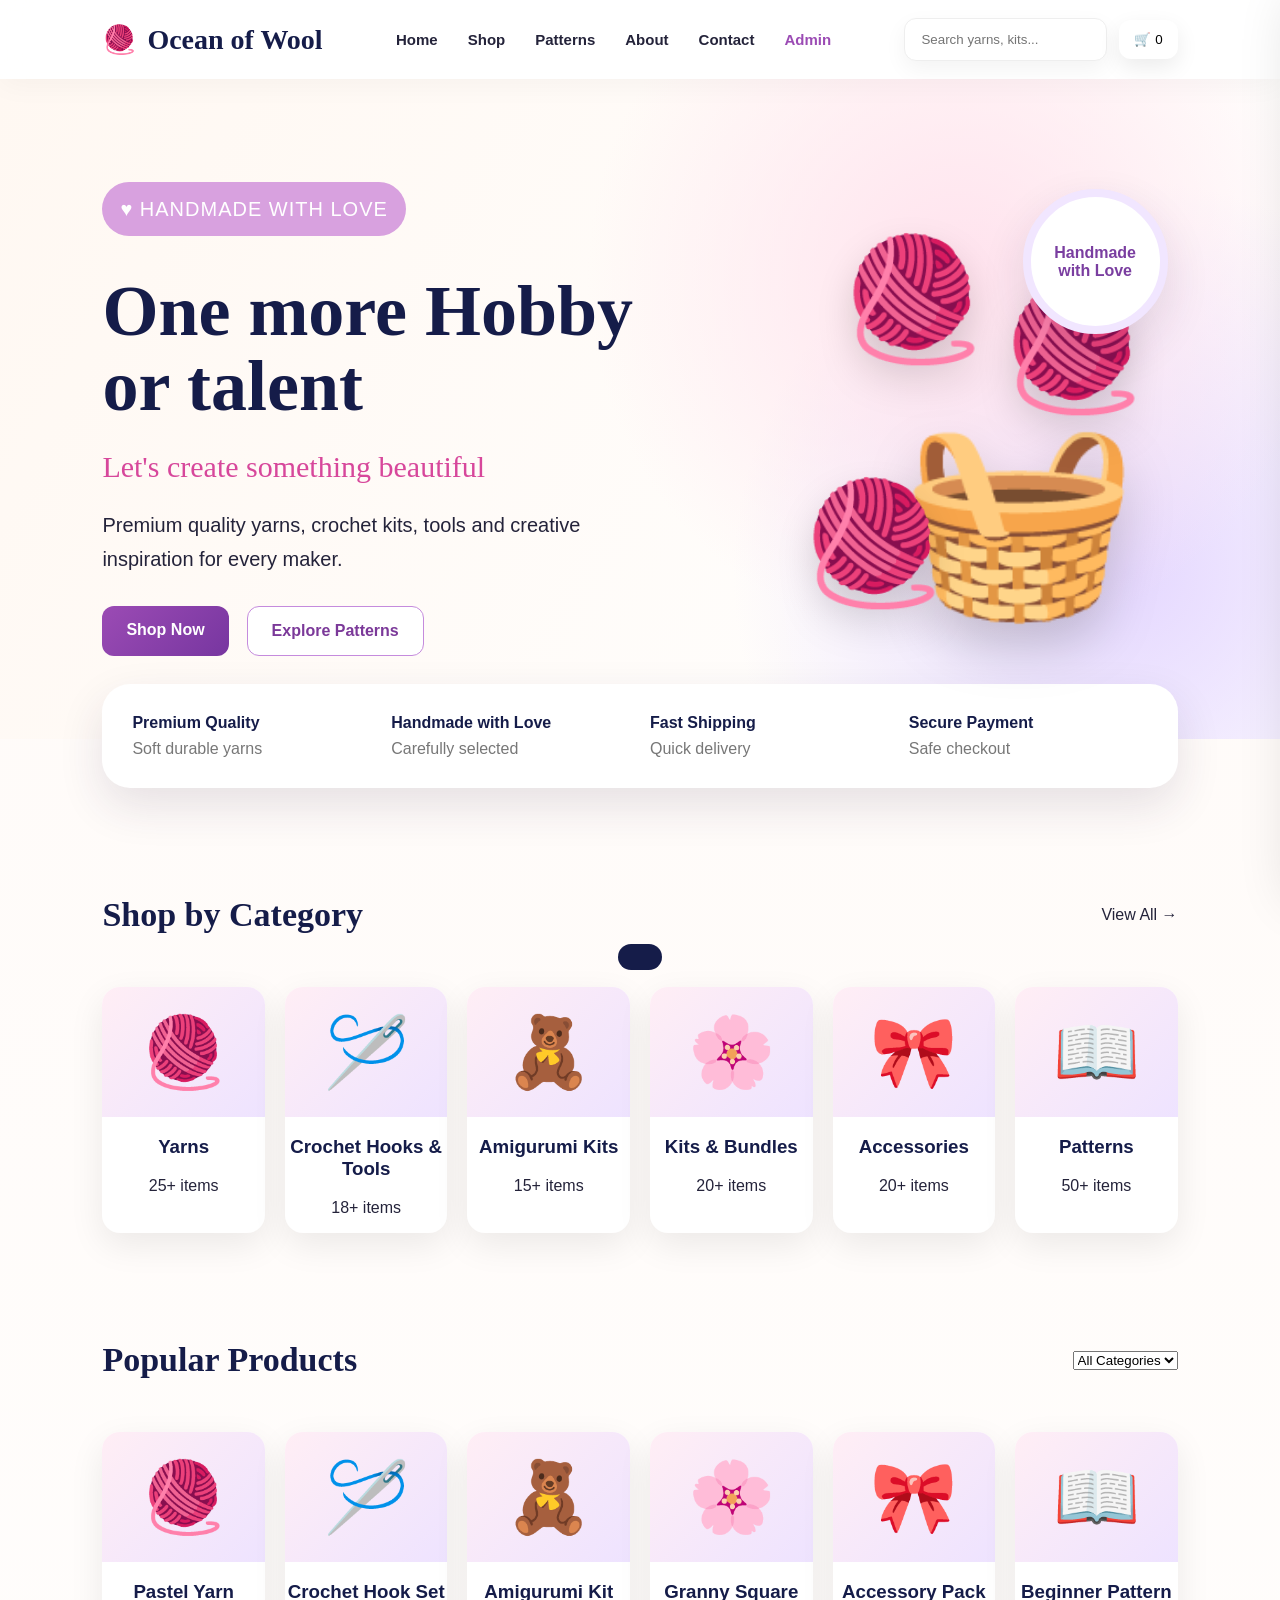
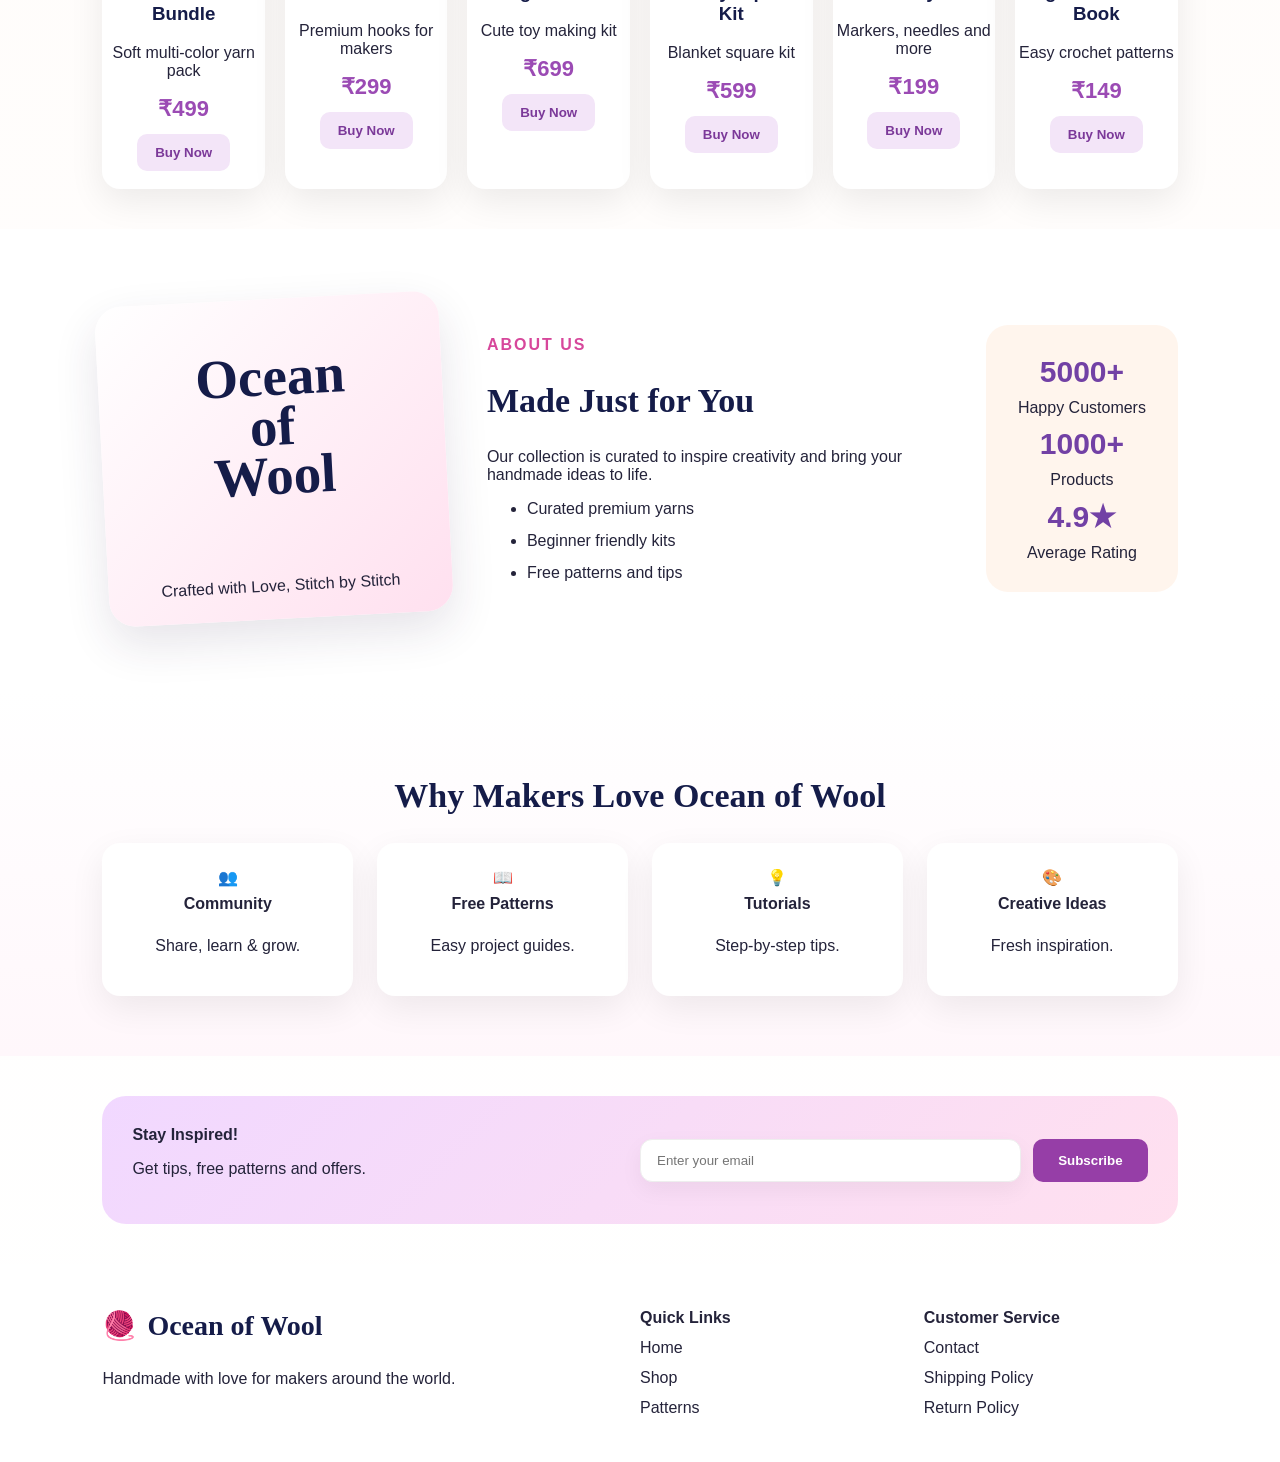
<file: index.html>
<!DOCTYPE html>
<html lang="en">
<head>
  <meta charset="UTF-8" />
  <meta name="viewport" content="width=device-width, initial-scale=1.0" />
  <title>Ocean of Wool | Crochet Store</title>
  <link rel="stylesheet" href="style.css" />
</head>
<body>
  <header class="header">
    <a href="#" class="logo"><span>🧶</span> Ocean of Wool</a>
    <nav class="nav" id="nav">
      <a href="#home">Home</a><a href="#shop">Shop</a><a href="#patterns">Patterns</a><a href="#about">About</a><a href="#contact">Contact</a><a href="admin.html" class="admin-link">Admin</a>
    </nav>
    <div class="header-actions">
      <input id="searchInput" type="search" placeholder="Search yarns, kits..." />
      <button id="cartBtn" class="icon-btn">🛒 <span id="cartCount">0</span></button>
      <button id="menuBtn" class="menu-btn">☰</button>
    </div>
  </header>

  <main>
    <section id="home" class="hero">
      <div class="hero-text">
        <p class="pill">♥ Handmade with Love</p>
        <h1>One more Hobby<br />or talent</h1>
        <h2>Let's create something beautiful</h2>
        <p>Premium quality yarns, crochet kits, tools and creative inspiration for every maker.</p>
        <div class="buttons"><a class="btn primary" href="#shop">Shop Now</a><a class="btn secondary" href="#patterns">Explore Patterns</a></div>
      </div>
      <div class="hero-art">
        <div class="basket">🧺</div><div class="ball b1">🧶</div><div class="ball b2">🧶</div><div class="ball b3">🧶</div><div class="badge">Handmade<br>with Love</div>
      </div>
    </section>

    <section class="features">
      <div><b>Premium Quality</b><span>Soft durable yarns</span></div><div><b>Handmade with Love</b><span>Carefully selected</span></div><div><b>Fast Shipping</b><span>Quick delivery</span></div><div><b>Secure Payment</b><span>Safe checkout</span></div>
    </section>

    <section id="shop" class="section">
      <div class="section-head"><h2>Shop by Category</h2><a href="#shop">View All →</a></div>
      <div class="category-grid" id="categoryGrid"></div>
    </section>

    <section class="section products-wrap">
      <div class="section-head"><h2>Popular Products</h2><select id="categoryFilter"><option value="all">All Categories</option></select></div>
      <div class="product-grid" id="productGrid"></div>
    </section>

    <section id="about" class="about">
      <div class="about-card"><h2>Ocean<br>of<br>Wool</h2><p>Crafted with Love, Stitch by Stitch</p></div>
      <div><p class="eyebrow">ABOUT US</p><h2>Made Just for You</h2><p>Our collection is curated to inspire creativity and bring your handmade ideas to life.</p><ul><li>Curated premium yarns</li><li>Beginner friendly kits</li><li>Free patterns and tips</li></ul></div>
      <div class="stats"><b>5000+</b><span>Happy Customers</span><b>1000+</b><span>Products</span><b>4.9★</b><span>Average Rating</span></div>
    </section>

    <section id="patterns" class="why">
      <h2>Why Makers Love Ocean of Wool</h2>
      <div class="why-grid"><div>👥<b>Community</b><p>Share, learn & grow.</p></div><div>📖<b>Free Patterns</b><p>Easy project guides.</p></div><div>💡<b>Tutorials</b><p>Step-by-step tips.</p></div><div>🎨<b>Creative Ideas</b><p>Fresh inspiration.</p></div></div>
    </section>

    <section id="contact" class="newsletter"><div><b>Stay Inspired!</b><p>Get tips, free patterns and offers.</p></div><form id="newsletterForm"><input type="email" placeholder="Enter your email" required><button>Subscribe</button></form></section>
  </main>

  <aside id="cartDrawer" class="cart-drawer"><div class="cart-head"><h3>Your Cart</h3><button id="closeCart">×</button></div><div id="cartItems"></div><div class="cart-total"><b>Total:</b><b id="cartTotal">₹0</b></div><button class="btn primary full">Checkout</button></aside>
  <div id="toast"></div>

  <footer class="footer"><div><a class="logo"><span>🧶</span> Ocean of Wool</a><p>Handmade with love for makers around the world.</p></div><div><b>Quick Links</b><a>Home</a><a>Shop</a><a>Patterns</a></div><div><b>Customer Service</b><a>Contact</a><a>Shipping Policy</a><a>Return Policy</a></div></footer>
  <script src="app.js"></script>
</body>
</html>
</file>
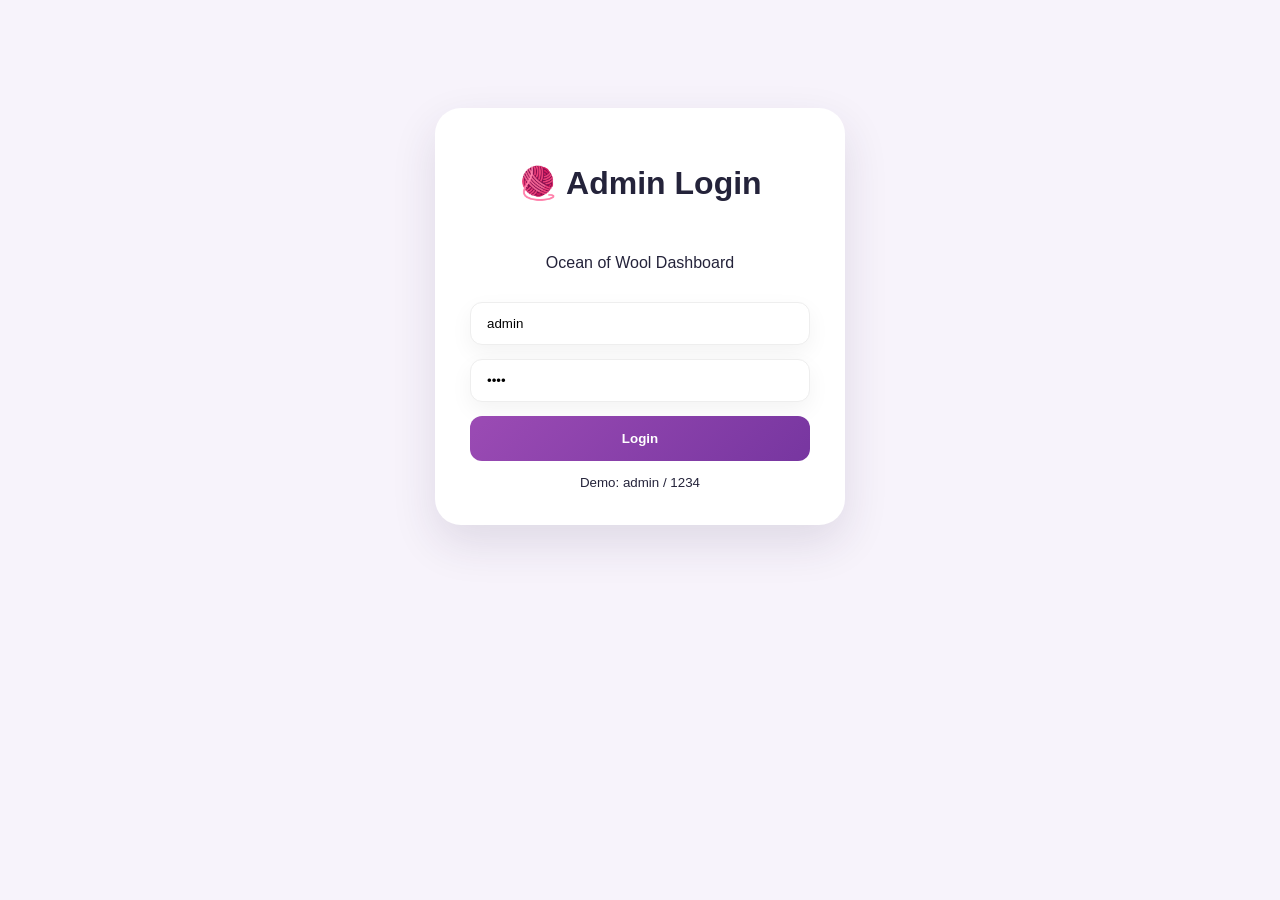
<file: admin.html>
<!DOCTYPE html>
<html lang="en">
<head><meta charset="UTF-8"><meta name="viewport" content="width=device-width, initial-scale=1.0"><title>Ocean of Wool Admin</title><link rel="stylesheet" href="style.css"></head>
<body class="admin-body">
  <div id="loginPage" class="login-box"><h1>🧶 Admin Login</h1><p>Ocean of Wool Dashboard</p><input id="adminUser" placeholder="Username" value="admin"><input id="adminPass" type="password" placeholder="Password" value="1234"><button id="loginBtn" class="btn primary full">Login</button><small>Demo: admin / 1234</small></div>
  <div id="dashboard" class="dashboard hidden">
    <aside class="sidebar"><h2>🧶 Ocean Admin</h2><button data-tab="overview" class="active">Overview</button><button data-tab="products">Products</button><button data-tab="orders">Orders</button><button data-tab="messages">Messages</button><button id="logoutBtn">Logout</button><a href="index.html">View Website</a></aside>
    <main class="dash-main">
      <section id="overview" class="tab active"><h1>Dashboard</h1><div class="dash-cards"><div><b id="totalProducts">0</b><span>Products</span></div><div><b id="totalOrders">0</b><span>Orders</span></div><div><b>₹24,500</b><span>Revenue</span></div><div><b>4.9★</b><span>Rating</span></div></div></section>
      <section id="products" class="tab"><h1>Manage Products</h1><form id="productForm" class="admin-form"><input id="pName" placeholder="Product name" required><input id="pCategory" placeholder="Category" required><input id="pPrice" type="number" placeholder="Price" required><input id="pImage" placeholder="Emoji/Image text e.g. 🧶" value="🧶"><textarea id="pDesc" placeholder="Description"></textarea><button class="btn primary">Save Product</button></form><div id="adminProducts" class="admin-list"></div></section>
      <section id="orders" class="tab"><h1>Orders</h1><div class="admin-list" id="ordersList"></div></section>
      <section id="messages" class="tab"><h1>Messages</h1><div class="admin-list"><div class="list-row"><b>Riya Patel</b><span>Need pink yarn bundle for baby blanket.</span></div><div class="list-row"><b>Meera</b><span>Do you provide custom crochet flowers?</span></div></div></section>
    </main>
  </div>
  <script src="admin.js"></script>
</body></html>
</file>
<file: style.css>
:root{--navy:#151c49;--purple:#9b4bb4;--pink:#f5a9c8;--cream:#fff7f1;--mint:#bfeadd;--text:#24233a;--muted:#777;--card:#fff;--shadow:0 18px 45px rgba(48,32,70,.12)}*{box-sizing:border-box}html{scroll-behavior:smooth}body{margin:0;font-family:Inter,Segoe UI,Arial,sans-serif;color:var(--text);background:linear-gradient(180deg,#fffaf7,#fff)}a{text-decoration:none;color:inherit}.header{position:sticky;top:0;z-index:50;background:rgba(255,255,255,.9);backdrop-filter:blur(16px);display:flex;align-items:center;justify-content:space-between;padding:18px 8%;box-shadow:0 5px 30px rgba(0,0,0,.04)}.logo{font-family:Georgia,serif;font-weight:700;font-size:28px;color:var(--navy);display:flex;gap:10px;align-items:center}.logo span{color:var(--purple)}.nav{display:flex;gap:30px}.nav a{font-weight:600;font-size:15px}.nav a:hover,.admin-link{color:var(--purple)}.header-actions{display:flex;gap:12px;align-items:center}.header input,.newsletter input,.admin-form input,.admin-form textarea,.login-box input{border:1px solid #eee;border-radius:12px;padding:13px 16px;background:#fff;box-shadow:0 8px 22px rgba(0,0,0,.05)}.icon-btn,.menu-btn{border:0;background:#fff;border-radius:12px;padding:12px 15px;box-shadow:0 8px 22px rgba(0,0,0,.08);cursor:pointer}.menu-btn{display:none}.hero{min-height:650px;display:grid;grid-template-columns:1fr 1fr;align-items:center;padding:70px 8%;background:radial-gradient(circle at 75% 30%,#ffe2ed,transparent 35%),radial-gradient(circle at 88% 75%,#e5d8ff,transparent 32%),linear-gradient(120deg,#fff8f2,#fff)}.pill{display:inline-block;background:#d8a1df;color:#fff;padding:10px 18px;border-radius:30px;text-transform:uppercase;letter-spacing:1px;font-size:13px}.hero h1{font-family:Georgia,serif;font-size:72px;line-height:1.05;color:var(--navy);margin:18px 0}.hero h2{font-family:cursive;color:#d7479b;font-size:30px;font-weight:500}.hero p{font-size:20px;line-height:1.7;max-width:560px}.buttons{display:flex;gap:18px;margin-top:30px}.btn{border:0;border-radius:12px;padding:15px 24px;font-weight:800;cursor:pointer;display:inline-block}.primary{background:linear-gradient(135deg,var(--purple),#7736a0);color:#fff}.secondary{border:1px solid #c58bdd;color:#7b3999;background:#fff}.full{width:100%}.hero-art{height:520px;position:relative}.basket{position:absolute;right:40px;bottom:40px;font-size:190px;filter:drop-shadow(0 25px 25px rgba(0,0,0,.18))}.ball{position:absolute;font-size:120px;filter:drop-shadow(0 18px 18px rgba(0,0,0,.16))}.b1{right:190px;top:80px}.b2{right:30px;top:130px}.b3{right:230px;bottom:55px}.badge{position:absolute;right:10px;top:40px;background:#fff;border:8px solid #f1e6ff;border-radius:50%;width:145px;height:145px;display:grid;place-items:center;text-align:center;color:#7a3ea0;font-weight:800;box-shadow:var(--shadow)}.features{margin:-55px 8% 40px;background:#fff;border-radius:28px;box-shadow:var(--shadow);display:grid;grid-template-columns:repeat(4,1fr);gap:20px;padding:30px}.features div{display:flex;flex-direction:column;gap:8px}.features b{color:var(--navy)}.features span{color:var(--muted)}.section{padding:40px 8%}.section-head{display:flex;justify-content:space-between;align-items:center;margin-bottom:25px}.section h2,.about h2,.why h2{font-family:Georgia,serif;color:var(--navy);font-size:34px}.category-grid,.product-grid{display:grid;grid-template-columns:repeat(6,1fr);gap:20px}.cat-card,.product-card{background:#fff;border-radius:18px;box-shadow:0 12px 35px rgba(0,0,0,.08);overflow:hidden;text-align:center;transition:.25s}.cat-card:hover,.product-card:hover{transform:translateY(-7px)}.cat-img,.prod-img{height:130px;display:grid;place-items:center;font-size:70px;background:linear-gradient(135deg,#ffeef5,#eee3ff)}.cat-card h3,.product-card h3{color:var(--navy)}.product-card{padding-bottom:18px}.price{font-size:22px;color:var(--purple);font-weight:900}.add-btn{margin-top:12px;border:0;background:#f3e5f8;color:#7b3999;border-radius:10px;padding:11px 18px;font-weight:800;cursor:pointer}.about{display:grid;grid-template-columns:.9fr 1.2fr .5fr;gap:40px;align-items:center;padding:70px 8%;background:#fff}.about-card{height:320px;border-radius:26px;background:linear-gradient(135deg,#fff,#ffe0ef);box-shadow:var(--shadow);display:grid;place-items:center;text-align:center;transform:rotate(-3deg)}.about-card h2{font-size:55px;line-height:.9}.eyebrow{color:#d7479b;font-weight:900;letter-spacing:2px}.about li{margin:14px 0}.stats{background:#fff5ed;border-radius:22px;padding:30px;display:grid;gap:10px;text-align:center}.stats b{font-size:30px;color:#7241a5}.why{padding:60px 8%;text-align:center;background:linear-gradient(180deg,#fff,#fff7fb)}.why-grid{display:grid;grid-template-columns:repeat(4,1fr);gap:24px;margin-top:25px}.why-grid div{background:#fff;border-radius:18px;padding:25px;box-shadow:0 12px 35px rgba(0,0,0,.07);display:grid;gap:8px}.newsletter{margin:40px 8%;background:linear-gradient(135deg,#f1d8ff,#ffe0ef);border-radius:24px;padding:30px;display:flex;justify-content:space-between;align-items:center}.newsletter form{display:flex;gap:12px;width:50%}.newsletter input{flex:1}.newsletter button{border:0;background:#963ea7;color:#fff;border-radius:10px;padding:0 25px;font-weight:800}.footer{padding:45px 8%;display:grid;grid-template-columns:2fr 1fr 1fr;gap:30px;background:#fff}.footer div{display:flex;flex-direction:column;gap:12px}.cart-drawer{position:fixed;right:-420px;top:0;width:390px;max-width:90vw;height:100vh;background:#fff;z-index:100;padding:25px;box-shadow:-20px 0 50px rgba(0,0,0,.12);transition:.3s;display:flex;flex-direction:column}.cart-drawer.open{right:0}.cart-head{display:flex;justify-content:space-between}.cart-head button{font-size:28px;border:0;background:none;cursor:pointer}.cart-item{display:flex;justify-content:space-between;gap:10px;border-bottom:1px solid #eee;padding:14px 0}.cart-total{display:flex;justify-content:space-between;margin:20px 0;font-size:22px}#toast{position:fixed;left:50%;bottom:30px;transform:translateX(-50%) translateY(100px);background:#151c49;color:#fff;border-radius:30px;padding:13px 22px;transition:.3s;z-index:120}#toast.show{transform:translateX(-50%) translateY(0)}.hidden{display:none!important}.admin-body{background:#f7f3fb}.login-box{max-width:410px;margin:12vh auto;background:#fff;border-radius:26px;padding:35px;box-shadow:var(--shadow);display:grid;gap:14px;text-align:center}.dashboard{display:grid;grid-template-columns:280px 1fr;min-height:100vh}.sidebar{background:#19163a;color:#fff;padding:28px;display:flex;flex-direction:column;gap:12px}.sidebar button,.sidebar a{border:0;background:rgba(255,255,255,.08);color:#fff;text-align:left;border-radius:12px;padding:15px;cursor:pointer}.sidebar button.active,.sidebar button:hover{background:#9b4bb4}.dash-main{padding:35px}.tab{display:none}.tab.active{display:block}.dash-cards{display:grid;grid-template-columns:repeat(4,1fr);gap:20px}.dash-cards div,.admin-list .list-row{background:#fff;border-radius:18px;padding:25px;box-shadow:0 10px 30px rgba(0,0,0,.06)}.dash-cards b{font-size:34px;color:#963ea7;display:block}.admin-form{display:grid;grid-template-columns:repeat(2,1fr);gap:15px;background:#fff;border-radius:18px;padding:22px;box-shadow:0 10px 30px rgba(0,0,0,.06)}.admin-form textarea{grid-column:span 2;min-height:90px}.admin-list{display:grid;gap:14px;margin-top:22px}.list-row{display:flex;align-items:center;justify-content:space-between;gap:18px}.danger{background:#ffe4e4;color:#c92323;border:0;border-radius:8px;padding:9px 14px;cursor:pointer}@media(max-width:950px){.nav{display:none;position:absolute;top:75px;right:8%;background:#fff;border-radius:18px;box-shadow:var(--shadow);padding:20px;flex-direction:column}.nav.show{display:flex}.menu-btn{display:block}.hero,.about{grid-template-columns:1fr}.hero h1{font-size:50px}.features,.why-grid,.dash-cards{grid-template-columns:1fr 1fr}.category-grid,.product-grid{grid-template-columns:repeat(2,1fr)}.newsletter,.newsletter form{flex-direction:column;width:auto}.dashboard{grid-template-columns:1fr}.sidebar{position:static}.admin-form{grid-template-columns:1fr}.admin-form textarea{grid-column:auto}}@media(max-width:560px){.header{padding:14px 4%}.header input{display:none}.hero{padding:45px 5%}.hero h1{font-size:42px}.hero-art{height:310px}.basket{font-size:120px}.ball{font-size:75px}.features,.why-grid,.category-grid,.product-grid,.footer{grid-template-columns:1fr}.section,.about,.why{padding-left:5%;padding-right:5%}}
</file>
